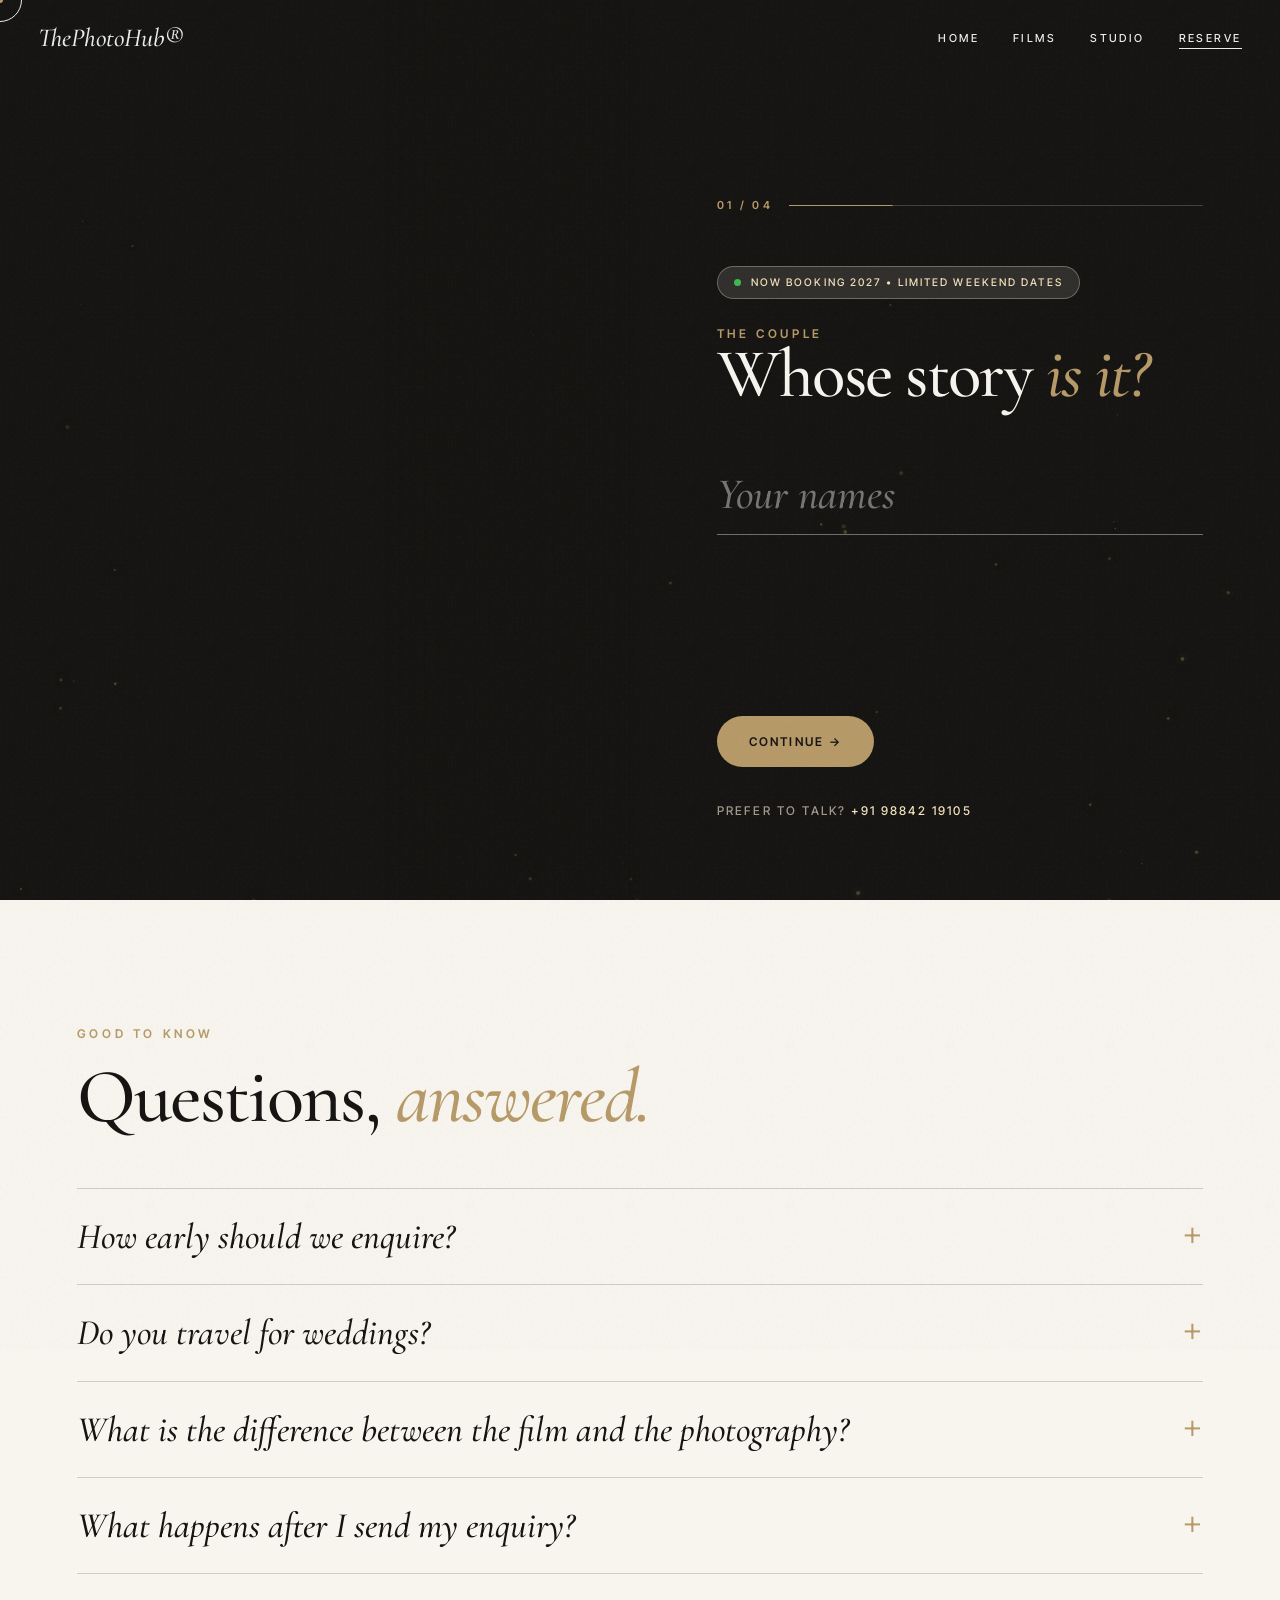
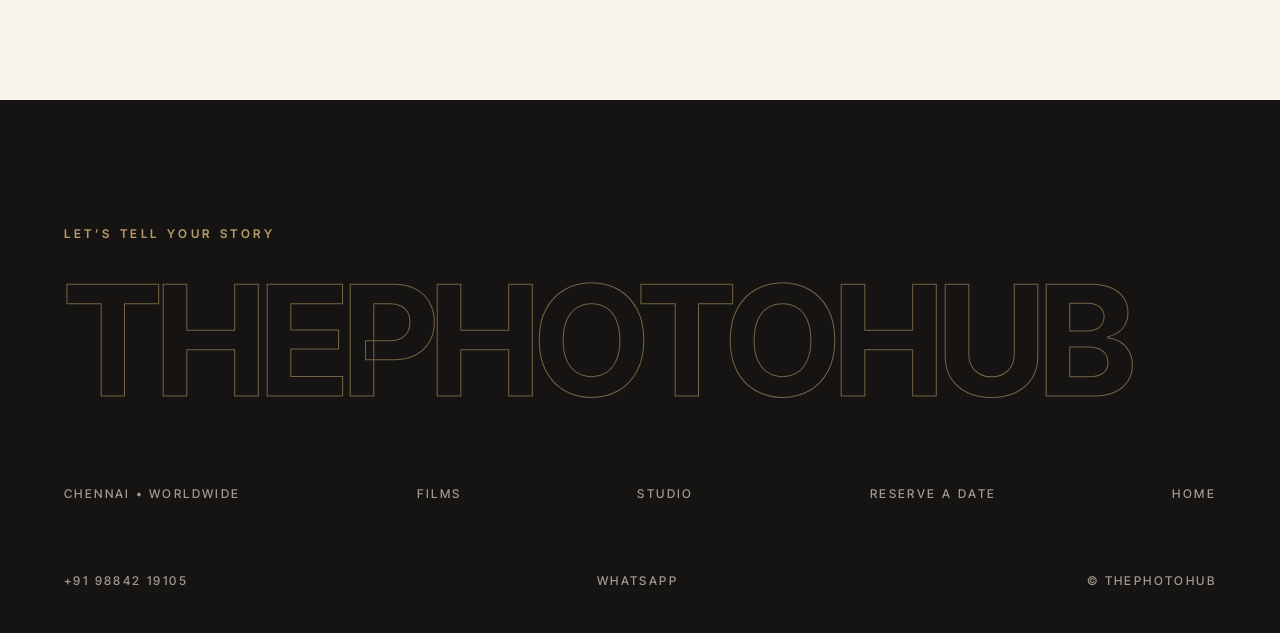
<file: reserve.html>
<!DOCTYPE html><html lang="en"><head><meta charset="utf-8"><meta name="viewport" content="width=device-width,initial-scale=1"><title>Reserve | ThePhotoHub</title><link rel="preconnect" href="https://fonts.googleapis.com"><link href="https://fonts.googleapis.com/css2?family=Cormorant+Garamond:ital,wght@0,500;1,500&family=Inter:wght@400;500;600&family=Inter+Tight:wght@500;600;700&display=swap" rel="stylesheet"><link rel="stylesheet" href="shared.css"><style>body{background:var(--ink);color:var(--iv)}.rv{display:grid;grid-template-columns:1fr 1fr;min-height:100vh}
.rv .im{position:sticky;top:0;height:100vh;overflow:hidden}.rv .im div{position:absolute;inset:0;background-size:cover;background-position:center;opacity:0;scale:1.15;transition:opacity 1.2s,scale 3s var(--ease);filter:brightness(.7) saturate(.95)}.rv .im div.on{opacity:1;scale:1}.rv .im::after{content:"";position:absolute;inset:0;background:linear-gradient(90deg,transparent 60%,var(--ink))}
.fm{padding:20vh 6vw 8vh;display:flex;flex-direction:column;justify-content:center;min-height:100vh}.pg{display:flex;align-items:center;gap:16px;font:600 11px "Inter Tight";letter-spacing:.3em;color:var(--gold);margin-bottom:6vh}.pg i{flex:1;height:1px;background:rgba(248,245,239,.2);position:relative}.pg i::after{content:"";position:absolute;inset:0;background:var(--gold);transform:scaleX(var(--p,.25));transform-origin:0;transition:transform .8s var(--ease)}
.sp{display:none}.sp.on{display:block;animation:up .9s var(--ease)}@keyframes up{from{opacity:0;translate:0 30px;filter:blur(8px)}}
.sp h2{font-size:clamp(42px,5.4vw,86px);margin-bottom:5vh}.sp input[type=text],.sp input[type=date],.sp input[type=tel],.sp>input{width:100%;background:none;border:0;border-bottom:1px solid rgba(248,245,239,.4);padding:14px 0;color:var(--iv);font:italic 500 clamp(28px,3.4vw,48px) "Cormorant Garamond",serif;outline:0;transition:border-color .3s;color-scheme:dark}.sp>input:focus{border-color:var(--gold)}.sp>input+input{margin-top:3vh}
.ch{display:grid;gap:12px}.ch label{padding:22px 26px;border:1px solid rgba(248,245,239,.25);border-radius:4px;cursor:pointer;display:flex;justify-content:space-between;align-items:center;transition:all .4s var(--ease);font:italic 500 28px "Cormorant Garamond",serif}.ch label small{font:500 11px "Inter Tight";letter-spacing:.18em;text-transform:uppercase;color:#A3998E}.ch label:hover{border-color:var(--gold);padding-left:34px}.ch input{display:none}.ch label.on{background:var(--gold);color:var(--ink);border-color:var(--gold)}.ch label.on small{color:var(--ink)}
.nv{display:flex;gap:14px;margin-top:6vh;align-items:center}.bk{background:none;border:0;color:#A3998E;font:600 11px "Inter Tight";letter-spacing:.18em;text-transform:uppercase}.er{color:#e5846a;font-size:13px;margin-top:2vh;min-height:1.4em}
.tc{text-align:center;display:none}.tc.on{display:block;animation:up 1.2s var(--ease)}.tc h2{font-size:clamp(46px,8vw,130px);background:linear-gradient(90deg,var(--gold),var(--gl),var(--gold));-webkit-background-clip:text;background-clip:text;color:transparent;margin:3vh 0}
@media(max-width:800px){.rv{grid-template-columns:1fr;position:relative}.rv .im{position:absolute;inset:0;height:100%;opacity:.35}.fm{position:relative}}</style><style>.fm{justify-content:flex-start;padding-top:22vh}.sp{min-height:40vh}.rv .im div{filter:brightness(.7) saturate(.95) contrast(1.05)}</style></head><body>
<section class="rv"><div class="im"><div class="on" style="background-image:url(https://images.unsplash.com/photo-1519741497674-611481863552?auto=format&fit=crop&w=1400&q=80)"></div><div style="background-image:url(https://images.unsplash.com/photo-1544077960-604201fe74bc?auto=format&fit=crop&w=1400&q=80)"></div><div style="background-image:url(https://images.unsplash.com/photo-1519225421980-715cb0215aed?auto=format&fit=crop&w=1400&q=80)"></div><div style="background-image:url(https://images.unsplash.com/photo-1537633552985-df8429e8048b?auto=format&fit=crop&w=1400&q=80)"></div></div>
<div class="fm"><div id="fw"><div class="pg"><span id="sn">01 / 04</span><i id="pb"></i></div>
<div class="sp on"><span class="chip" style="margin-bottom:3vh">Now booking 2027 &bull; limited weekend dates</span><p class="k">The couple</p><h2>Whose story <em>is it?</em></h2><input id="n1" placeholder="Your names" maxlength="40" autocomplete="off"></div>
<div class="sp"><p class="k">The day</p><h2>When &amp; <em>where?</em></h2><input id="dt" type="date" aria-label="Wedding date"><input id="ct" placeholder="City or venue" maxlength="60" autocomplete="off"></div>
<div class="sp"><p class="k">The coverage</p><h2>What shall we <em>keep?</em></h2><div class="ch"><label><input type="radio" name="cv" value="Cinematic wedding film">Cinematic film<small>40&ndash;60 min</small></label><label><input type="radio" name="cv" value="Signature photography">Signature photography<small>Album &amp; prints</small></label><label><input type="radio" name="cv" value="Film and photography">Both, the full story<small>Most chosen</small></label></div></div>
<div class="sp"><p class="k">Last step</p><h2>How do we <em>reach you?</em></h2><input id="ph" placeholder="Phone or WhatsApp" maxlength="30" inputmode="tel"></div>
<p class="er" id="er" role="alert"></p><div class="nv"><button class="bk" id="bk" type="button" hidden>&larr; Back</button><button class="btn" id="nx" type="button">Continue &rarr;</button></div><p style="margin-top:4vh;font:500 12px 'Inter Tight';letter-spacing:.18em;text-transform:uppercase;color:#A3998E">Prefer to talk? <a href="tel:+919884219105" style="color:var(--gl)">+91 98842 19105</a></p></div>
<div class="tc" id="tc"><p class="k">A ThePhotoHub Film</p><h2 id="tt"></h2><p id="ts" style="color:#E6DECF;margin-bottom:4vh"></p><a class="btn" id="wa" href="#" target="_blank" rel="noopener">Send on WhatsApp &rarr;</a></div></div></section><section class="faq"><p class="k">Good to know</p><h2>Questions, <em>answered.</em></h2><div class="fq"><button aria-expanded="false">How early should we enquire?</button><div class="a"><div>Weekend dates are the first to go, so enquire as soon as your date is fixed. Even a tentative date helps us check availability.</div></div></div><div class="fq"><button aria-expanded="false">Do you travel for weddings?</button><div class="a"><div>Yes. Tell us the city or venue in your enquiry and we will confirm travel details with you.</div></div></div><div class="fq"><button aria-expanded="false">What is the difference between the film and the photography?</button><div class="a"><div>The film is a cinematic story of your day with sound and music. Photography is a curated set of stills, finished for albums and prints. Many couples choose both.</div></div></div><div class="fq"><button aria-expanded="false">What happens after I send my enquiry?</button><div class="a"><div>You will open WhatsApp with your details already written. Send it, and we will reply personally to discuss your day.</div></div></div></section>
<script src="shared.js"></script><script src="premium.js"></script><script>
(()=>{const $=i=>document.getElementById(i),S=[...document.querySelectorAll('.sp')],IM=[...document.querySelectorAll('.im div')];let s=0;
const go=n=>{s=n;S.forEach((e,i)=>e.classList.toggle('on',i===n));IM.forEach((e,i)=>e.classList.toggle('on',i===n));$('sn').textContent='0'+(n+1)+' / 04';$('pb').style.setProperty('--p',(n+1)/4);$('bk').hidden=n===0;$('nx').innerHTML=n===3?'Roll the film &rarr;':'Continue &rarr;';$('er').textContent=''};
document.querySelectorAll('.ch label').forEach(l=>l.addEventListener('click',()=>{document.querySelectorAll('.ch label').forEach(x=>x.classList.remove('on'));l.classList.add('on')}));
const ok=()=>{if(s===0&&!$('n1').value.trim())return'Please tell us your names.';if(s===1&&!$('dt').value&&!$('ct').value.trim())return'A date or a city helps us check availability.';if(s===2&&!document.querySelector('[name=cv]:checked'))return'Choose what you would like us to keep.';if(s===3&&$('ph').value.trim().length<6)return'Please add a phone or WhatsApp number.';return''};
$('nx').onclick=()=>{const m=ok();if(m){$('er').textContent=m;return}if(s<3)return go(s+1);
const n=$('n1').value.trim(),c=document.querySelector('[name=cv]:checked').value,d=$('dt').value,ct=$('ct').value.trim(),p=$('ph').value.trim();
$('fw').style.display='none';$('tc').classList.add('on');$('tt').textContent=n;$('ts').textContent=[ct,d,c].filter(Boolean).join(' \u2022 ');
const msg='Hello ThePhotoHub! We would like to enquire.\nNames: '+n+'\nDate: '+(d||'TBD')+'\nPlace: '+(ct||'TBD')+'\nCoverage: '+c+'\nContact: '+p;$('wa').href='https://wa.me/919884219105?text='+encodeURIComponent(msg)};
$('bk').onclick=()=>go(s-1);addEventListener('keydown',e=>{if(e.key==='Enter'&&e.target.tagName==='INPUT'&&e.target.type!=='radio'){e.preventDefault();$('nx').click()}})})();</script></body></html>
</file>
<file: shared.css>
*{margin:0;padding:0;box-sizing:border-box}html{scroll-behavior:smooth}
:root{--iv:#F8F5EF;--ink:#151412;--gold:#B79A68;--gl:#F3E3BE;--mu:#756B60;--ease:cubic-bezier(.16,1,.3,1)}
body{background:var(--iv);color:var(--ink);font:400 16px/1.6 Inter,sans-serif;-webkit-font-smoothing:antialiased;overflow-x:hidden}
a{color:inherit;text-decoration:none}button{font:inherit;cursor:pointer;color:inherit}img{display:block;max-width:100%}
.serif{font-family:"Cormorant Garamond",serif}h1,h2,h3{font-family:"Cormorant Garamond",serif;font-weight:500;letter-spacing:-.025em;line-height:.98}
em{font-style:italic;color:var(--gold)}.k{font:600 12px "Inter Tight";letter-spacing:.3em;text-transform:uppercase;color:var(--gold)}
[data-r]{opacity:0;translate:0 44px;filter:blur(8px);transition:opacity 1s var(--ease),translate 1.1s var(--ease),filter 1s var(--ease);transition-delay:calc(var(--i,0)*90ms)}[data-r].in{opacity:1;translate:0;filter:none}
.dk{background:var(--ink);color:var(--iv)}
#cv{position:fixed;inset:0;z-index:5000;background:var(--ink);color:var(--iv);display:grid;place-items:center;font:italic 500 clamp(40px,8vw,110px) "Cormorant Garamond",serif;transition:transform .9s cubic-bezier(.76,0,.24,1)}
#cv.out{transform:translateY(-100%)}#cv.pre{transform:translateY(100%);transition:none}
#cv span{transition:opacity .4s}#cv.out span{opacity:0}
.hd{position:fixed;top:0;left:0;right:0;z-index:1500;display:flex;justify-content:space-between;align-items:center;padding:22px clamp(18px,3vw,44px);color:#fff;mix-blend-mode:difference}
.hd .lg{font:italic 500 26px "Cormorant Garamond",serif}.hd nav{display:flex;gap:34px;font:500 11px "Inter Tight";letter-spacing:.22em;text-transform:uppercase}
.hd nav a{position:relative;padding:4px 0}.hd nav a::after{content:"";position:absolute;left:0;bottom:0;height:1px;width:100%;background:#fff;transform:scaleX(0);transform-origin:right;transition:transform .5s var(--ease)}.hd nav a:hover::after,.hd nav a.on::after{transform:scaleX(1);transform-origin:left}
#mb2{display:none;background:none;border:1px solid #fff;border-radius:99px;padding:9px 18px;font:600 11px "Inter Tight";letter-spacing:.18em;text-transform:uppercase;color:#fff}
@media(max-width:800px){.hd nav{display:none}#mb2{display:block}}
#mn2{position:fixed;inset:0;z-index:1450;background:var(--ink);color:var(--iv);display:flex;align-items:center;padding:0 8vw;clip-path:circle(0 at calc(100% - 60px) 40px);visibility:hidden;transition:clip-path 1s var(--ease),visibility 0s 1s}
#mn2.open{clip-path:circle(150% at calc(100% - 60px) 40px);visibility:visible;transition:clip-path 1s var(--ease)}
#mn2 .bg{position:absolute;inset:0;background-size:cover;background-position:center;opacity:0;filter:brightness(.35);transition:opacity .7s}#mn2 .bg.on{opacity:1}
#mn2 nav{position:relative;display:flex;flex-direction:column}#mn2 a{overflow:hidden;font:italic 500 clamp(48px,10vh,120px)/1.1 "Cormorant Garamond",serif;transition:color .3s,padding .5s var(--ease)}
#mn2 a span{display:inline-block;translate:0 110%;transition:translate .9s var(--ease) calc(var(--n)*70ms + .25s)}#mn2.open a span{translate:0}#mn2 a:hover{color:var(--gold);padding-left:2vw}
#bar2{position:fixed;top:0;left:0;height:3px;width:100%;background:var(--gold);transform:scaleX(0);transform-origin:0;z-index:1600}
#gr2{position:fixed;inset:-50%;z-index:1400;pointer-events:none;opacity:.06;background-image:url("data:image/svg+xml,%3Csvg xmlns='http://www.w3.org/2000/svg' width='160' height='160'%3E%3Cfilter id='n'%3E%3CfeTurbulence baseFrequency='.8' numOctaves='2'/%3E%3C/filter%3E%3Crect width='160' height='160' filter='url(%23n)'/%3E%3C/svg%3E");animation:g2 .9s steps(6) infinite}
@keyframes g2{20%{transform:translate(-3%,2%)}40%{transform:translate(2%,-3%)}60%{transform:translate(-2%,-2%)}80%{transform:translate(3%,3%)}}
#c2,#cd2{position:fixed;left:0;top:0;pointer-events:none;z-index:6000;border-radius:50%;display:none}
#c2{width:44px;height:44px;margin:-22px;border:1px solid #fff;mix-blend-mode:difference;transition:width .35s var(--ease),height .35s var(--ease),margin .35s var(--ease),background .3s}#c2.h{width:76px;height:76px;margin:-38px;background:#fff}
#cd2{width:6px;height:6px;margin:-3px;background:var(--gold)}
@media(hover:hover) and (pointer:fine){body.cu,body.cu *{cursor:none!important}#c2,#cd2{display:block}}
.ft2{background:var(--ink);color:var(--iv);padding:14vh 5vw 5vh;position:relative;overflow:hidden}
.ft2 .big{display:block;white-space:nowrap;font:700 clamp(40px,12vw,230px)/.95 "Inter Tight",sans-serif;text-transform:uppercase;letter-spacing:-.04em;-webkit-text-stroke:1px rgba(183,154,104,.6);color:transparent;transition:color .6s}.ft2 .big:hover{color:rgba(183,154,104,.9)}
.ft2 .row{display:flex;justify-content:space-between;flex-wrap:wrap;gap:30px;margin-top:8vh;font:500 12px "Inter Tight";letter-spacing:.2em;text-transform:uppercase;color:#A3998E}.ft2 .row a:hover{color:var(--gold)}
.btn{display:inline-flex;align-items:center;gap:12px;padding:18px 32px;border-radius:99px;background:var(--gold);color:var(--ink);font:600 12px "Inter Tight";letter-spacing:.18em;text-transform:uppercase;border:0;transition:background .3s,gap .4s var(--ease)}.btn:hover{background:var(--gl);gap:20px}
@media(prefers-reduced-motion:reduce){#gr2{animation:none}[data-r]{opacity:1;translate:0;filter:none}}
#cv{animation:cvf .1s 4s forwards}@keyframes cvf{to{transform:translateY(-100%)}}
.hp{position:absolute;inset:0;overflow:hidden;z-index:0}.hp img{width:100%;height:120%;object-fit:cover;animation:kb2 24s ease-in-out infinite alternate;filter:saturate(.9) contrast(1.08) brightness(.78)}@keyframes kb2{to{scale:1.14}}
.hp::after{content:"";position:absolute;inset:0;background:radial-gradient(ellipse at 50% 40%,transparent 40%,rgba(21,20,18,.55)),linear-gradient(180deg,rgba(21,20,18,.35),rgba(21,20,18,0) 35%,rgba(21,20,18,.85))}
.gr{position:absolute;inset:0;pointer-events:none;z-index:2;overflow:hidden;background:radial-gradient(ellipse at 50% 45%,transparent 55%,rgba(21,20,18,.34)),linear-gradient(135deg,rgba(183,154,104,.16),rgba(32,30,27,.08))}
.gr::before{content:"";position:absolute;inset:0;background:linear-gradient(105deg,transparent 40%,rgba(255,255,255,.3) 50%,transparent 60%);translate:-130% 0;transition:translate 1.2s var(--ease)}*:hover>.gr::before{translate:130% 0}
#dust2{position:fixed;inset:0;width:100%;height:100%;z-index:1300;pointer-events:none}
#fcta{position:fixed;right:clamp(14px,2.4vw,34px);bottom:clamp(14px,2.4vw,34px);z-index:1450;display:flex;align-items:center;gap:12px;padding:16px 26px;border-radius:99px;background:var(--gold);color:var(--ink);font:600 11px "Inter Tight";letter-spacing:.18em;text-transform:uppercase;box-shadow:0 18px 50px -12px rgba(0,0,0,.5);translate:0 140%;opacity:0;transition:translate .9s var(--ease),opacity .6s,background .3s}#fcta.show{translate:0;opacity:1}#fcta:hover{background:var(--gl)}
#fcta b{width:8px;height:8px;border-radius:50%;background:#1f9d3a;animation:pl2 1.8s infinite}@keyframes pl2{70%{box-shadow:0 0 0 9px rgba(31,157,58,0)}0%{box-shadow:0 0 0 0 rgba(31,157,58,.6)}}
.mqs{overflow:hidden;background:var(--ink);color:var(--iv);padding:5vh 0;border-block:1px solid rgba(183,154,104,.3)}.mqs-t{display:flex;width:max-content;animation:rl 40s linear infinite}.mqs-t span{font:italic 500 clamp(44px,8vw,130px)/1.1 "Cormorant Garamond",serif;padding-right:.5em;white-space:nowrap}.mqs-t span:nth-child(even){-webkit-text-stroke:1px var(--gold);color:transparent;font-style:normal;font-family:"Inter Tight";font-weight:700;text-transform:uppercase}
@keyframes rl{to{transform:translateX(-50%)}}
.reel{position:relative;overflow:hidden;background:#0c0b0a;padding:7vh 0;border-block:1px solid rgba(183,154,104,.3)}.reel::before,.reel::after{content:"";position:absolute;left:0;right:0;height:9px;background:repeating-linear-gradient(90deg,transparent 0 16px,rgba(248,245,239,.22) 16px 28px);z-index:3}.reel::before{top:1.8vh}.reel::after{bottom:1.8vh}
.reel-t{display:flex;gap:1.6vw;width:max-content;animation:rl 70s linear infinite}.reel:hover .reel-t{animation-play-state:paused}.reel figure{flex:none;width:clamp(210px,24vw,380px);aspect-ratio:3/2;position:relative;overflow:hidden;border-radius:2px}.reel img{width:100%;height:100%;object-fit:cover;filter:saturate(.9) sepia(.08);transition:scale 1.2s var(--ease),filter .8s}.reel figure:hover img{scale:1.1;filter:none}
.pol{position:absolute;z-index:3;width:clamp(110px,12vw,190px);padding:8px 8px 30px;background:#fff;box-shadow:0 30px 60px -20px rgba(0,0,0,.6);animation:pf 7s ease-in-out infinite;pointer-events:none}.pol img{width:100%;aspect-ratio:4/5;object-fit:cover}.pol span{position:absolute;bottom:6px;left:0;right:0;text-align:center;font:italic 15px "Cormorant Garamond",serif;color:#4a4238}@keyframes pf{50%{translate:0 -16px}}
.chip{display:inline-flex;align-items:center;gap:10px;padding:9px 16px;border-radius:99px;background:rgba(248,245,239,.12);backdrop-filter:blur(12px);-webkit-backdrop-filter:blur(12px);border:1px solid rgba(248,245,239,.3);font:500 10.5px "Inter Tight";letter-spacing:.2em;text-transform:uppercase;color:var(--gl)}.chip::before{content:"";width:7px;height:7px;border-radius:50%;background:#3fb950}
.cta2{padding:16vh 5vw;text-align:center;background:var(--iv);color:var(--ink)}.cta2 h2{font-size:clamp(46px,9vw,150px);margin:3vh 0 5vh}
.faq{background:var(--iv);color:var(--ink);padding:14vh 6vw}.faq h2{font-size:clamp(40px,6vw,96px);margin:2vh 0 6vh}.fq{border-top:1px solid rgba(21,20,18,.18)}.fq:last-child{border-bottom:1px solid rgba(21,20,18,.18)}.fq button{all:unset;box-sizing:border-box;width:100%;cursor:pointer;display:flex;justify-content:space-between;gap:20px;padding:3vh 0;font:italic 500 clamp(24px,2.8vw,40px)/1.15 "Cormorant Garamond",serif}.fq button::after{content:"+";font:300 34px/1 Inter;color:var(--gold);transition:rotate .5s var(--ease)}.fq.open button::after{rotate:45deg}
.fq .a{display:grid;grid-template-rows:0fr;transition:grid-template-rows .6s var(--ease)}.fq.open .a{grid-template-rows:1fr}.fq .a div{overflow:hidden;color:var(--mu);max-width:62ch}.fq.open .a div{padding-bottom:3vh}
@media(max-width:800px){.pol{display:none}}@media(prefers-reduced-motion:reduce){.hp img,.mqs-t,.reel-t,.pol{animation:none}}
</file>
